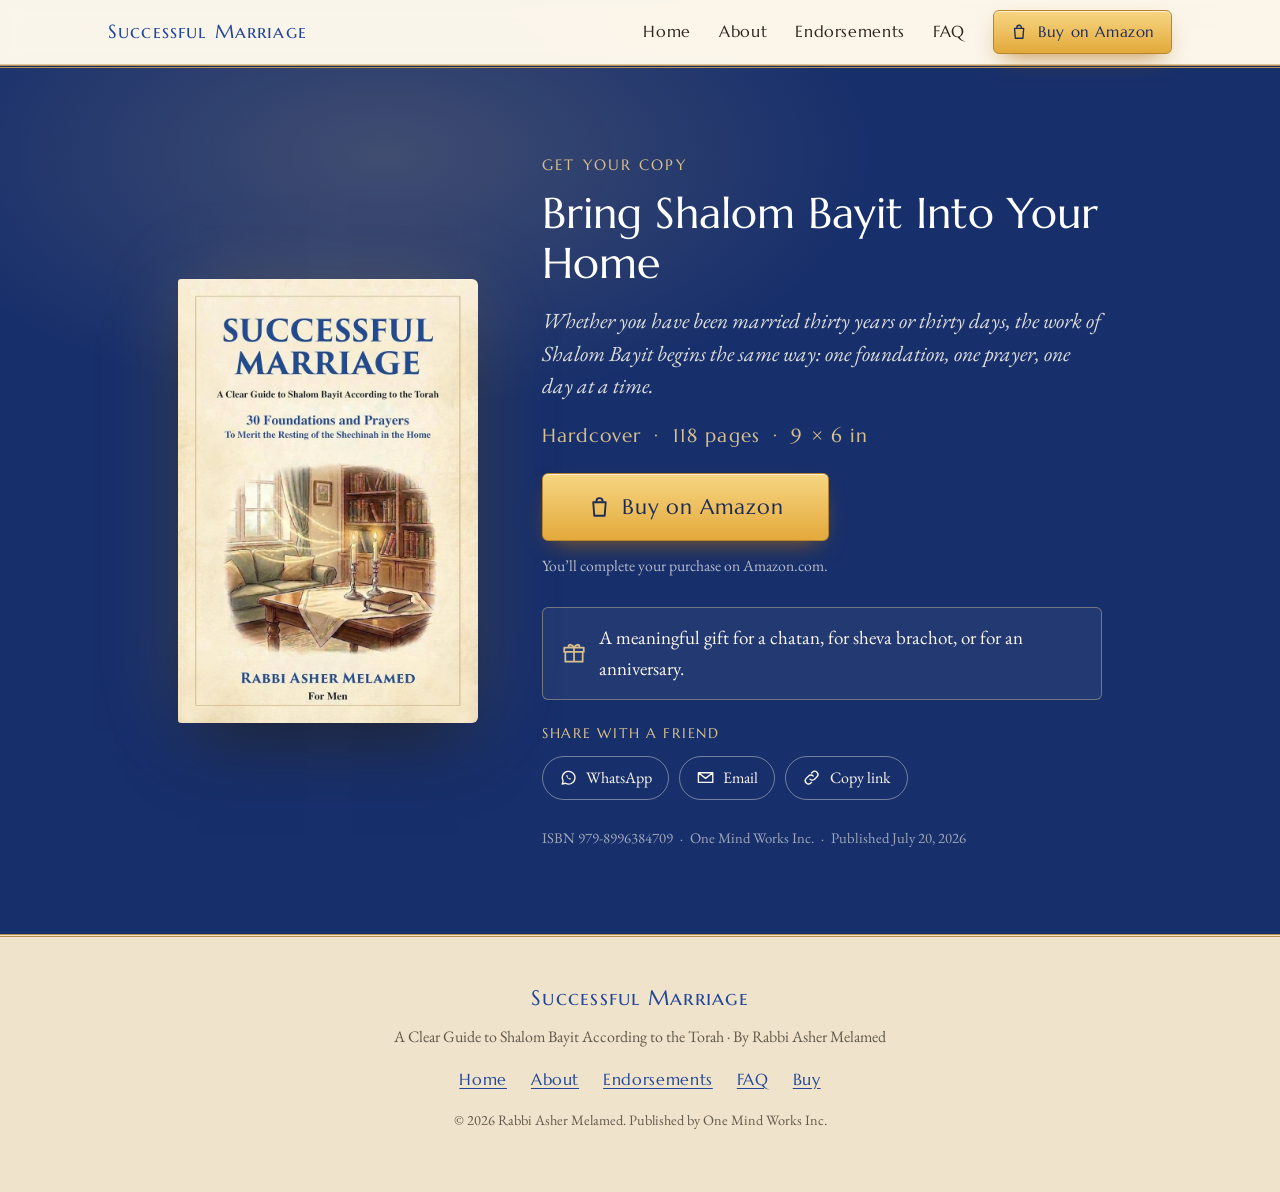
<file: buy/index.html>
<!doctype html>
<html lang="en">
<head>
  <meta charset="utf-8">
  <meta name="viewport" content="width=device-width, initial-scale=1, viewport-fit=cover">
  <title>Buy the Book | Successful Marriage by Rabbi Asher Melamed</title>
  <meta name="description" content="Get Successful Marriage by Rabbi Asher Melamed in hardcover on Amazon. A meaningful gift for a chatan, for sheva brachot, or for an anniversary.">
  <meta name="author" content="Rabbi Asher Melamed">
  <meta name="robots" content="index, follow, max-image-preview:large">
  <meta name="theme-color" content="#fbf7ee">
  <link rel="canonical" href="https://rabbiashermelamed.com/buy/">
  <link rel="icon" href="../images/favicon.svg" type="image/svg+xml">
  <link rel="apple-touch-icon" href="../images/apple-touch-icon.png">

  <meta property="og:type" content="website">
  <meta property="og:site_name" content="Successful Marriage by Rabbi Asher Melamed">
  <meta property="og:locale" content="en_US">
  <meta property="og:title" content="Get Your Copy of Successful Marriage by Rabbi Asher Melamed">
  <meta property="og:description" content="Hardcover, 118 pages, available on Amazon. A meaningful gift for a chatan.">
  <meta property="og:url" content="https://rabbiashermelamed.com/buy/">
  <meta property="og:image" content="https://rabbiashermelamed.com/images/og-image.jpg">
  <meta property="og:image:width" content="1200">
  <meta property="og:image:height" content="630">
  <meta property="og:image:alt" content="Successful Marriage book cover by Rabbi Asher Melamed">
  <meta name="twitter:card" content="summary_large_image">
  <meta name="twitter:title" content="Get Your Copy of Successful Marriage">
  <meta name="twitter:description" content="Hardcover, 118 pages, available on Amazon. A meaningful gift for a chatan.">
  <meta name="twitter:image" content="https://rabbiashermelamed.com/images/og-image.jpg">

  <link rel="preconnect" href="https://fonts.googleapis.com">
  <link rel="preconnect" href="https://fonts.gstatic.com" crossorigin>
  <link href="https://fonts.googleapis.com/css2?family=EB+Garamond:ital,wght@0,400;0,600;1,400&family=Frank+Ruhl+Libre:wght@500&family=Marcellus&family=Marcellus+SC&display=swap" rel="stylesheet">
  <link rel="stylesheet" href="../styles.css">
  <script src="../site.js" defer></script>
</head>
<body>
  <a class="skip-link" href="#main">Skip to content</a>

  <header class="site-header">
    <div class="wrap header-inner">
      <a class="brand" href="../">Successful Marriage</a>
      <nav class="nav" aria-label="Main">
        <a href="../">Home</a>
        <a href="../about/">About</a>
        <a href="../endorsements/">Endorsements</a>
        <a href="../faq/">FAQ</a>
        <a href="../buy/" class="nav-buy" aria-current="page">Buy</a>
      </nav>
      <a class="btn btn-buy btn-sm header-buy" href="https://www.amazon.com/dp/B0HHD1KSD7" target="_blank" rel="noopener">
        <svg class="icon" aria-hidden="true" viewBox="0 0 24 24"><path d="M6 7h12l-1 13H7L6 7zm3 0V6a3 3 0 0 1 6 0v1" fill="none" stroke="currentColor" stroke-width="1.8" stroke-linejoin="round"/></svg>
        Buy on Amazon
      </a>
    </div>
  </header>

  <main id="main">
    <section class="buy buy-page" id="buy" data-hide-buybar>
      <div class="wrap buy-grid">
        <div class="buy-cover">
          <img src="../images/successful-marriage-book-cover-760.jpg" width="760" height="1124" alt="Successful Marriage hardcover book by Rabbi Asher Melamed">
        </div>
        <div class="buy-copy">
          <p class="eyebrow">Get Your Copy</p>
          <h1 class="buy-title">Bring Shalom Bayit Into Your Home</h1>
          <p class="buy-quote">Whether you have been married thirty years or thirty days, the work of Shalom Bayit begins the same way: one foundation, one prayer, one day at a time.</p>
          <p class="buy-format">Hardcover <span aria-hidden="true">·</span> 118 pages <span aria-hidden="true">·</span> 9 × 6 in</p>
          <a class="btn btn-buy btn-xl" href="https://www.amazon.com/dp/B0HHD1KSD7" target="_blank" rel="noopener">
            <svg class="icon" aria-hidden="true" viewBox="0 0 24 24"><path d="M6 7h12l-1 13H7L6 7zm3 0V6a3 3 0 0 1 6 0v1" fill="none" stroke="currentColor" stroke-width="1.8" stroke-linejoin="round"/></svg>
            Buy on Amazon
          </a>
          <p class="buy-note">You’ll complete your purchase on Amazon.com.</p>

          <p class="gift">
            <svg class="icon" aria-hidden="true" viewBox="0 0 24 24"><path d="M4 11h16v9H4zM3 7h18v4H3zM12 7v13M12 7c-1.5-3-5-3.5-5-1.2C7 7 9 7 12 7zm0 0c1.5-3 5-3.5 5-1.2C17 7 15 7 12 7z" fill="none" stroke="currentColor" stroke-width="1.6" stroke-linejoin="round"/></svg>
            A meaningful gift for a chatan, for sheva brachot, or for an anniversary.
          </p>

          <div class="share">
            <span class="share-label">Share with a friend</span>
            <a class="share-btn" href="https://wa.me/?text=Successful%20Marriage%3A%20A%20Clear%20Guide%20to%20Shalom%20Bayit%20According%20to%20the%20Torah%2C%20by%20Rabbi%20Asher%20Melamed%20https%3A%2F%2Frabbiashermelamed.com%2F" target="_blank" rel="noopener">
              <svg class="icon" aria-hidden="true" viewBox="0 0 24 24"><path d="M4 20l1.2-3.6A8 8 0 1 1 8 19.1L4 20z" fill="none" stroke="currentColor" stroke-width="1.7" stroke-linejoin="round"/><path d="M9 9.2c.3 2.4 2.4 4.7 5 5.4l1-1.2-1.6-.9-.7.6c-.9-.4-1.8-1.3-2.2-2.2l.6-.7-.9-1.6-1.2.6z" fill="currentColor"/></svg>
              WhatsApp
            </a>
            <a class="share-btn" href="mailto:?subject=A%20book%20on%20Shalom%20Bayit%3A%20Successful%20Marriage&amp;body=I%20thought%20you%20might%20appreciate%20this%20book%3A%20Successful%20Marriage%3A%20A%20Clear%20Guide%20to%20Shalom%20Bayit%20According%20to%20the%20Torah%2C%20by%20Rabbi%20Asher%20Melamed.%0A%0Ahttps%3A%2F%2Frabbiashermelamed.com%2F">
              <svg class="icon" aria-hidden="true" viewBox="0 0 24 24"><path d="M3 6h18v12H3zM3 6l9 7 9-7" fill="none" stroke="currentColor" stroke-width="1.7" stroke-linejoin="round"/></svg>
              Email
            </a>
            <button class="share-btn" type="button" id="copy-link" data-url="https://rabbiashermelamed.com/">
              <svg class="icon" aria-hidden="true" viewBox="0 0 24 24"><path d="M10 14a4 4 0 0 0 5.7 0l3-3a4 4 0 0 0-5.7-5.7l-1 1M14 10a4 4 0 0 0-5.7 0l-3 3a4 4 0 0 0 5.7 5.7l1-1" fill="none" stroke="currentColor" stroke-width="1.7" stroke-linecap="round"/></svg>
              <span>Copy link</span>
            </button>
          </div>

          <p class="buy-details">ISBN 979-8996384709 <span aria-hidden="true">·</span> One Mind Works Inc. <span aria-hidden="true">·</span> Published July 20, 2026</p>
        </div>
      </div>
    </section>
  </main>

  <footer class="site-footer">
    <div class="wrap">
      <p class="brand">Successful Marriage</p>
      <p>A Clear Guide to Shalom Bayit According to the Torah <span aria-hidden="true">·</span> By Rabbi Asher Melamed</p>
      <nav class="footer-nav" aria-label="Footer">
        <a href="../">Home</a>
        <a href="../about/">About</a>
        <a href="../endorsements/">Endorsements</a>
        <a href="../faq/">FAQ</a>
        <a href="../buy/" aria-current="page">Buy</a>
      </nav>
      <p class="copyright">&copy; 2026 Rabbi Asher Melamed. Published by One Mind Works Inc.</p>
    </div>
  </footer>

  <!-- Mobile buy bar -->
  <div class="buybar" id="buybar">
    <img src="../images/successful-marriage-book-cover-760.jpg" width="760" height="1124" alt="">
    <div class="buybar-text">
      <strong>Successful Marriage</strong>
      <span>Hardcover</span>
    </div>
    <a class="btn btn-buy btn-sm" href="https://www.amazon.com/dp/B0HHD1KSD7" target="_blank" rel="noopener">Buy on Amazon</a>
  </div>
</body>
</html>
</file>
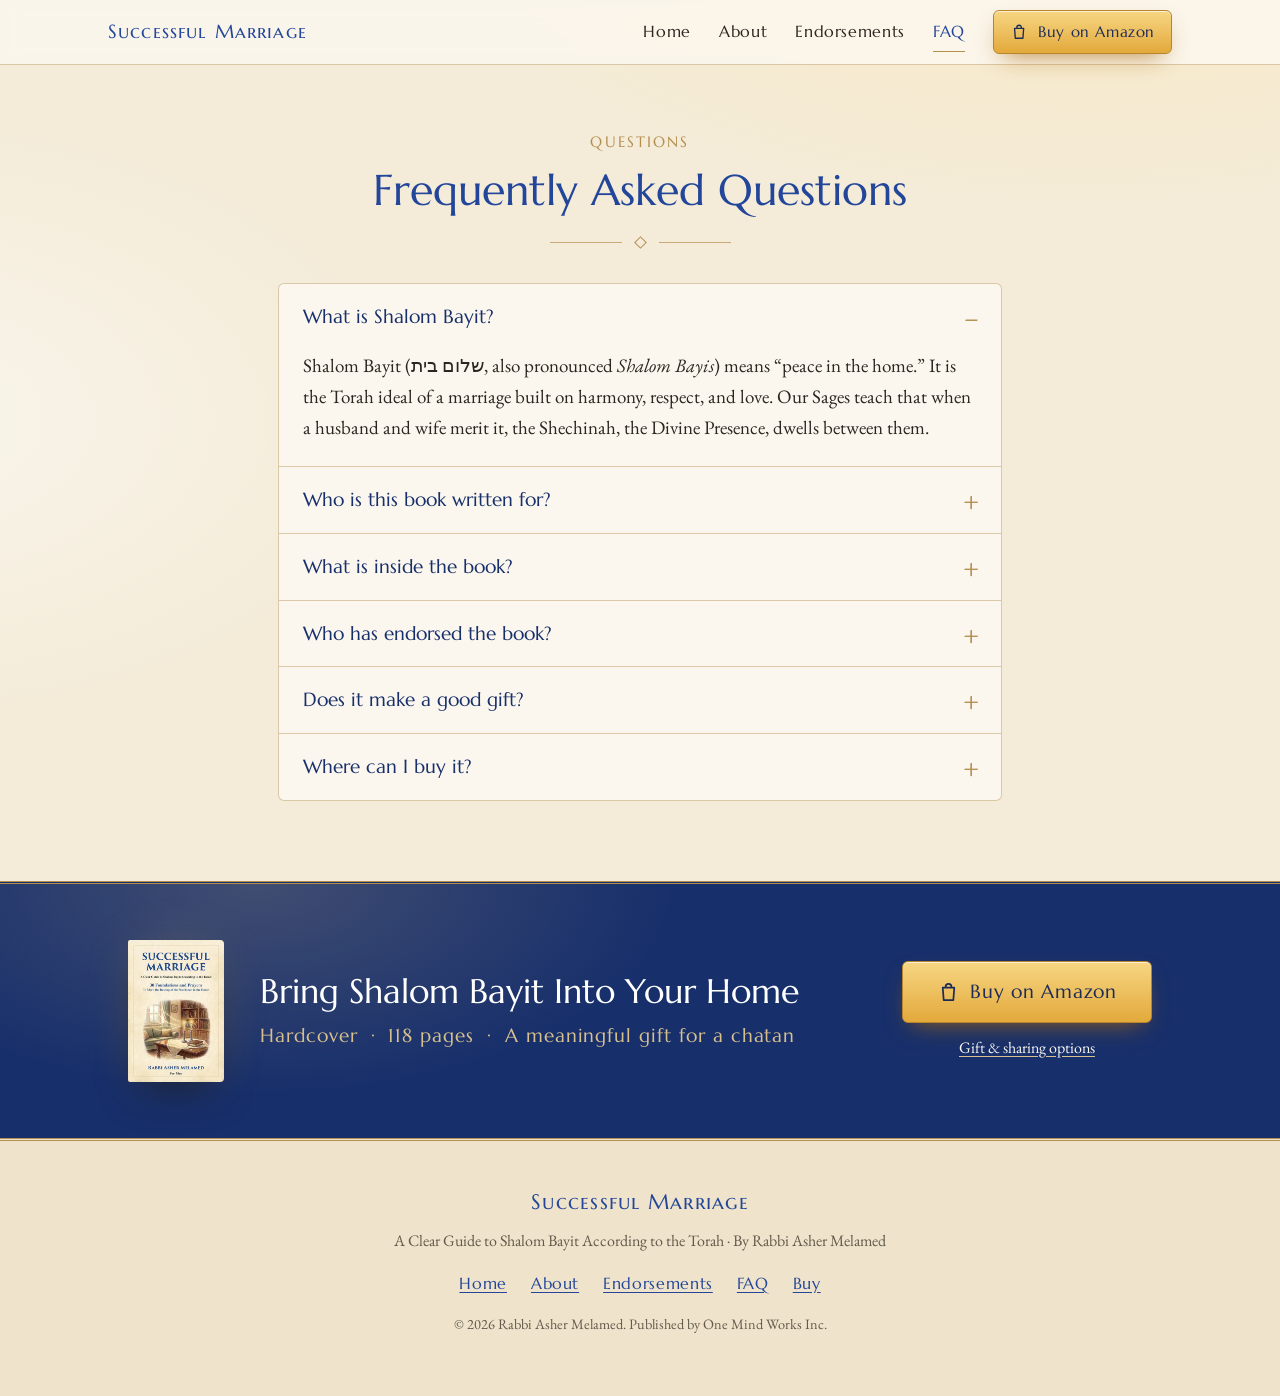
<file: faq/index.html>
<!doctype html>
<html lang="en">
<head>
  <meta charset="utf-8">
  <meta name="viewport" content="width=device-width, initial-scale=1, viewport-fit=cover">
  <title>Frequently Asked Questions | Successful Marriage by Rabbi Asher Melamed</title>
  <meta name="description" content="Answers about Successful Marriage: what Shalom Bayit means, who the book is for, what is inside, who endorsed it, and where to buy it.">
  <meta name="author" content="Rabbi Asher Melamed">
  <meta name="robots" content="index, follow, max-image-preview:large">
  <meta name="theme-color" content="#fbf7ee">
  <link rel="canonical" href="https://rabbiashermelamed.com/faq/">
  <link rel="icon" href="../images/favicon.svg" type="image/svg+xml">
  <link rel="apple-touch-icon" href="../images/apple-touch-icon.png">

  <meta property="og:type" content="website">
  <meta property="og:site_name" content="Successful Marriage by Rabbi Asher Melamed">
  <meta property="og:locale" content="en_US">
  <meta property="og:title" content="Questions About Successful Marriage by Rabbi Asher Melamed">
  <meta property="og:description" content="What Shalom Bayit means, who the book is for, what is inside, and where to buy it.">
  <meta property="og:url" content="https://rabbiashermelamed.com/faq/">
  <meta property="og:image" content="https://rabbiashermelamed.com/images/og-image.jpg">
  <meta property="og:image:width" content="1200">
  <meta property="og:image:height" content="630">
  <meta property="og:image:alt" content="Successful Marriage book cover by Rabbi Asher Melamed">
  <meta name="twitter:card" content="summary_large_image">
  <meta name="twitter:title" content="Questions About Successful Marriage">
  <meta name="twitter:description" content="What Shalom Bayit means, who the book is for, what is inside, and where to buy it.">
  <meta name="twitter:image" content="https://rabbiashermelamed.com/images/og-image.jpg">

  <link rel="preconnect" href="https://fonts.googleapis.com">
  <link rel="preconnect" href="https://fonts.gstatic.com" crossorigin>
  <link href="https://fonts.googleapis.com/css2?family=EB+Garamond:ital,wght@0,400;0,600;1,400&family=Frank+Ruhl+Libre:wght@500&family=Marcellus&family=Marcellus+SC&display=swap" rel="stylesheet">
  <link rel="stylesheet" href="../styles.css">
  <script src="../site.js" defer></script>

  <script type="application/ld+json">
  {
    "@context": "https://schema.org",
    "@type": "FAQPage",
    "url": "https://rabbiashermelamed.com/faq/",
    "mainEntity": [
      {
        "@type": "Question",
        "name": "What is Shalom Bayit?",
        "acceptedAnswer": { "@type": "Answer", "text": "Shalom Bayit (also pronounced Shalom Bayis) means \"peace in the home.\" It is the Torah ideal of a marriage built on harmony, respect, and love. Our Sages teach that when a husband and wife merit it, the Shechinah, the Divine Presence, dwells between them." }
      },
      {
        "@type": "Question",
        "name": "Who is Successful Marriage written for?",
        "acceptedAnswer": { "@type": "Answer", "text": "It is written specifically for men: husbands who want to build genuine peace in their marriage, whether they have been married thirty years or thirty days. It is also a fitting sefer for a chatan (chosson) preparing for his wedding." }
      },
      {
        "@type": "Question",
        "name": "What is inside the book?",
        "acceptedAnswer": { "@type": "Answer", "text": "Thirty concise chapters, each presenting one foundation of Shalom Bayit drawn from classic Torah sources and foundational texts, and each closing with a heartfelt prayer that reinforces the lesson. Every chapter is short enough to learn in a single sitting, and bonus material is included at the end of the book." }
      },
      {
        "@type": "Question",
        "name": "Who has endorsed the book?",
        "acceptedAnswer": { "@type": "Answer", "text": "The book is endorsed by Dayanim (rabbinical judges), Poskim (halachic authorities), and rabbanim who counsel couples in Shalom Bayit, including Rabbi Dr. Shmuel Katz, Rabbi Eliyahu Ben Chaim, Rabbi Igal Haimoff, Rabbi Aharon Chein, and Rabbi Refael Ribacoff." }
      },
      {
        "@type": "Question",
        "name": "Does Successful Marriage make a good gift?",
        "acceptedAnswer": { "@type": "Answer", "text": "Yes. It is a meaningful gift for a chatan, at a sheva brachot, for an anniversary, or for any husband who wants to bring more peace into his home." }
      },
      {
        "@type": "Question",
        "name": "Where can I buy Successful Marriage?",
        "acceptedAnswer": { "@type": "Answer", "text": "The hardcover edition is available on Amazon at https://www.amazon.com/dp/B0HHD1KSD7. ISBN: 979-8996384709." }
      }
    ]
  }
  </script>
</head>
<body>
  <a class="skip-link" href="#main">Skip to content</a>

  <header class="site-header">
    <div class="wrap header-inner">
      <a class="brand" href="../">Successful Marriage</a>
      <nav class="nav" aria-label="Main">
        <a href="../">Home</a>
        <a href="../about/">About</a>
        <a href="../endorsements/">Endorsements</a>
        <a href="../faq/" aria-current="page">FAQ</a>
        <a href="../buy/" class="nav-buy">Buy</a>
      </nav>
      <a class="btn btn-buy btn-sm header-buy" href="https://www.amazon.com/dp/B0HHD1KSD7" target="_blank" rel="noopener">
        <svg class="icon" aria-hidden="true" viewBox="0 0 24 24"><path d="M6 7h12l-1 13H7L6 7zm3 0V6a3 3 0 0 1 6 0v1" fill="none" stroke="currentColor" stroke-width="1.8" stroke-linejoin="round"/></svg>
        Buy on Amazon
      </a>
    </div>
  </header>

  <main id="main">
    <section class="section page-top" id="faq">
      <div class="wrap narrow">
        <p class="eyebrow center">Questions</p>
        <h1 class="section-title page-title center">Frequently Asked Questions</h1>
        <div class="ornament" aria-hidden="true"><span></span><i></i><span></span></div>

        <div class="faq">
          <details open>
            <summary>What is Shalom Bayit?</summary>
            <p>Shalom Bayit (<span lang="he">שלום בית</span>, also pronounced <em>Shalom Bayis</em>) means “peace in the home.” It is the Torah ideal of a marriage built on harmony, respect, and love. Our Sages teach that when a husband and wife merit it, the Shechinah, the Divine Presence, dwells between them.</p>
          </details>
          <details>
            <summary>Who is this book written for?</summary>
            <p>It is written specifically for men: husbands who want to build genuine peace in their marriage, whether they have been married thirty years or thirty days. It is also a fitting sefer for a chatan (chosson) preparing for his wedding.</p>
          </details>
          <details>
            <summary>What is inside the book?</summary>
            <p>Thirty concise chapters, each presenting one foundation of Shalom Bayit drawn from classic Torah sources and foundational texts, and each closing with a heartfelt prayer that reinforces the lesson. Every chapter is short enough to learn in a single sitting, and bonus material is included at the end of the book. <a href="../about/">More about the book</a>.</p>
          </details>
          <details>
            <summary>Who has endorsed the book?</summary>
            <p>The book is endorsed by Dayanim (rabbinical judges), Poskim (halachic authorities), and rabbanim who counsel couples in Shalom Bayit, including Rabbi Dr. Shmuel Katz, Rabbi Eliyahu Ben Chaim, Rabbi Igal Haimoff, Rabbi Aharon Chein, and Rabbi Refael Ribacoff. <a href="../endorsements/">Read the endorsements and original letters</a>.</p>
          </details>
          <details>
            <summary>Does it make a good gift?</summary>
            <p>Yes. <em>Successful Marriage</em> is a meaningful gift for a chatan, at a sheva brachot, for an anniversary, or for any husband who wants to bring more peace into his home.</p>
          </details>
          <details>
            <summary>Where can I buy it?</summary>
            <p>The hardcover edition is available on <a href="https://www.amazon.com/dp/B0HHD1KSD7" target="_blank" rel="noopener">Amazon</a>. ISBN: 979-8996384709.</p>
          </details>
        </div>
      </div>
    </section>

    <!-- Closing call to action -->
    <section class="cta-band" data-hide-buybar>
      <div class="wrap cta-inner">
        <img class="cta-cover" src="../images/successful-marriage-book-cover-760.jpg" width="760" height="1124" loading="lazy" alt="">
        <div class="cta-copy">
          <h2 class="cta-title">Bring Shalom Bayit Into Your Home</h2>
          <p class="cta-format">Hardcover <span aria-hidden="true">·</span> 118 pages <span aria-hidden="true">·</span> A meaningful gift for a chatan</p>
        </div>
        <div class="cta-actions">
          <a class="btn btn-buy btn-lg" href="https://www.amazon.com/dp/B0HHD1KSD7" target="_blank" rel="noopener">
            <svg class="icon" aria-hidden="true" viewBox="0 0 24 24"><path d="M6 7h12l-1 13H7L6 7zm3 0V6a3 3 0 0 1 6 0v1" fill="none" stroke="currentColor" stroke-width="1.8" stroke-linejoin="round"/></svg>
            Buy on Amazon
          </a>
          <a class="cta-more" href="../buy/">Gift &amp; sharing options</a>
        </div>
      </div>
    </section>
  </main>

  <footer class="site-footer">
    <div class="wrap">
      <p class="brand">Successful Marriage</p>
      <p>A Clear Guide to Shalom Bayit According to the Torah <span aria-hidden="true">·</span> By Rabbi Asher Melamed</p>
      <nav class="footer-nav" aria-label="Footer">
        <a href="../">Home</a>
        <a href="../about/">About</a>
        <a href="../endorsements/">Endorsements</a>
        <a href="../faq/" aria-current="page">FAQ</a>
        <a href="../buy/">Buy</a>
      </nav>
      <p class="copyright">&copy; 2026 Rabbi Asher Melamed. Published by One Mind Works Inc.</p>
    </div>
  </footer>

  <!-- Mobile buy bar -->
  <div class="buybar" id="buybar">
    <img src="../images/successful-marriage-book-cover-760.jpg" width="760" height="1124" alt="">
    <div class="buybar-text">
      <strong>Successful Marriage</strong>
      <span>Hardcover</span>
    </div>
    <a class="btn btn-buy btn-sm" href="https://www.amazon.com/dp/B0HHD1KSD7" target="_blank" rel="noopener">Buy on Amazon</a>
  </div>
</body>
</html>
</file>
<file: styles.css>
/* Palette drawn from the book cover: parchment, royal blue titles, thin gold frame.
   Gold is reserved for buy buttons so they are easy to spot everywhere on the page. */
:root {
  --parchment: #f4ecd9;
  --paper: #fbf7ee;
  --paper-deep: #efe4cb;
  --ink: #2b2620;
  --muted: #625a4c;
  --blue: #23469a;
  --blue-deep: #172f6b;
  --gold: #b48f4f;
  --gold-soft: #d8c08e;
  --gold-ink: #85642c; /* gold dark enough for small text on paper */
  --line: rgba(180, 143, 79, 0.45);
  --buy-top: #f7d683;
  --buy-bottom: #e3a93b;
  --buy-edge: #b8842c;
  --buy-ink: #1d2c57;

  --display: "Marcellus", "Optima", "Candara", serif;
  --display-sc: "Marcellus SC", "Marcellus", "Optima", serif;
  --body: "EB Garamond", "Garamond", "Georgia", serif;
  --hebrew: "Frank Ruhl Libre", "David", serif;

  --radius: 6px;
  --header-h: 64px;
}

*,
*::before,
*::after { box-sizing: border-box; }

html {
  scroll-behavior: smooth;
  scroll-padding-top: calc(var(--header-h) + 12px);
  -webkit-text-size-adjust: 100%;
}

body {
  margin: 0;
  font-family: var(--body);
  font-size: 1.1875rem;
  line-height: 1.65;
  color: var(--ink);
  background-color: var(--parchment);
  background-image:
    radial-gradient(1200px 600px at 85% -10%, rgba(255, 226, 160, 0.45), transparent 60%),
    radial-gradient(900px 500px at -10% 30%, rgba(255, 255, 255, 0.5), transparent 60%);
  background-repeat: no-repeat;
  -webkit-font-smoothing: antialiased;
}

img { max-width: 100%; height: auto; display: block; }

a { color: var(--blue); text-underline-offset: 3px; }
a:hover { color: var(--blue-deep); }

:focus-visible {
  outline: 2px solid var(--gold);
  outline-offset: 3px;
  border-radius: 2px;
}

.skip-link {
  position: absolute;
  left: 16px;
  top: -60px;
  z-index: 100;
  padding: 8px 14px;
  background: var(--blue);
  color: #fff;
  border-radius: var(--radius);
}
.skip-link:focus { top: 12px; }

.wrap {
  width: 100%;
  max-width: 1120px;
  margin: 0 auto;
  padding: 0 16px;
}
@media (min-width: 640px) { .wrap { padding: 0 28px; } }
.narrow { max-width: 780px; }
.center { text-align: center; }

.icon { width: 1.2em; height: 1.2em; flex: none; }

/* ---------- Header ---------- */
.site-header {
  position: sticky;
  top: 0;
  z-index: 50;
  background: rgba(251, 247, 238, 0.9);
  -webkit-backdrop-filter: saturate(1.2) blur(10px);
  backdrop-filter: saturate(1.2) blur(10px);
  border-bottom: 1px solid var(--line);
}
.header-inner {
  min-height: var(--header-h);
  display: flex;
  align-items: center;
  gap: 28px;
}
.brand {
  font-family: var(--display-sc);
  font-size: 1.2rem;
  letter-spacing: 0.06em;
  color: var(--blue);
  text-decoration: none;
  margin: 0;
  white-space: nowrap;
}
.nav {
  display: flex;
  gap: 28px;
  margin-left: auto;
}
.nav a {
  font-family: var(--display);
  font-size: 1rem;
  letter-spacing: 0.04em;
  color: var(--ink);
  text-decoration: none;
  padding: 6px 0;
  border-bottom: 1px solid transparent;
  transition: border-color 0.2s, color 0.2s;
}
.nav a:hover { color: var(--blue); border-bottom-color: var(--gold); }
.nav a[aria-current="page"] { color: var(--blue); border-bottom-color: var(--gold); }
.nav .nav-buy { display: none; }

/* Phones: a simple two-line header that scrolls away; the buy bar takes over at the bottom */
@media (max-width: 760px) {
  html { scroll-padding-top: 12px; }
  .site-header { position: static; }
  .header-inner {
    flex-direction: column;
    gap: 4px;
    padding-top: 12px;
    padding-bottom: 8px;
    min-height: 0;
  }
  .nav { margin: 0; gap: 2px 16px; flex-wrap: wrap; justify-content: center; }
  .nav a { font-size: 0.98rem; padding: 6px 0; }
  .nav .nav-buy { display: inline; color: var(--blue); border-bottom-color: var(--buy-bottom); }
  .site-header .header-buy { display: none; }
}
@media (max-width: 380px) {
  .nav { gap: 2px 12px; }
  .nav a { font-size: 0.94rem; }
}

/* ---------- Buttons ---------- */
.btn {
  display: inline-flex;
  align-items: center;
  justify-content: center;
  gap: 10px;
  min-height: 48px;
  padding: 12px 24px;
  font-family: var(--display);
  font-size: 1.02rem;
  letter-spacing: 0.04em;
  text-align: center;
  text-decoration: none;
  border-radius: var(--radius);
  border: 1px solid transparent;
  cursor: pointer;
  transition: background 0.2s, color 0.2s, border-color 0.2s, transform 0.2s, box-shadow 0.2s;
}
.btn-sm { min-height: 40px; padding: 8px 16px; font-size: 0.95rem; white-space: nowrap; }
.btn-lg { min-height: 58px; padding: 14px 34px; font-size: 1.2rem; }
.btn-xl { min-height: 64px; padding: 16px 44px; font-size: 1.3rem; }

.btn-buy {
  background: linear-gradient(180deg, var(--buy-top) 0%, var(--buy-bottom) 100%);
  color: var(--buy-ink);
  border-color: var(--buy-edge);
  box-shadow:
    0 1px 0 rgba(255, 255, 255, 0.65) inset,
    0 10px 24px -10px rgba(170, 105, 15, 0.85);
}
.btn-buy:hover {
  color: var(--buy-ink);
  background: linear-gradient(180deg, #fadf98 0%, #e9b24a 100%);
  transform: translateY(-2px);
  box-shadow:
    0 1px 0 rgba(255, 255, 255, 0.65) inset,
    0 14px 30px -10px rgba(170, 105, 15, 0.9);
}
.btn-buy:active { transform: translateY(0); }

.text-link {
  font-family: var(--display);
  font-size: 1.02rem;
  letter-spacing: 0.04em;
  color: var(--blue);
  text-decoration: underline;
  text-decoration-color: var(--gold);
  text-underline-offset: 5px;
}

.link-btn {
  padding: 6px 4px;
  border: 0;
  background: none;
  font-family: var(--display);
  font-size: 0.98rem;
  letter-spacing: 0.04em;
  color: var(--blue);
  text-decoration: underline;
  text-decoration-color: var(--gold);
  text-underline-offset: 5px;
  cursor: zoom-in;
}

/* ---------- Hero ---------- */
.hero { padding: 56px 0 72px; }
.hero-grid {
  display: grid;
  grid-template-columns: 1.15fr 0.85fr;
  align-items: center;
  gap: 56px;
}
.hero-grid > * { min-width: 0; }

.title { margin: 0 0 20px; font-weight: 400; }
.title-main {
  display: block;
  font-family: var(--display);
  font-size: clamp(2.6rem, 7vw, 4.75rem);
  line-height: 1.02;
  letter-spacing: 0.02em;
  text-transform: uppercase;
  color: var(--blue);
  margin-bottom: 16px;
}
.title-sub {
  display: block;
  font-family: var(--body);
  font-weight: 600;
  font-size: clamp(1.2rem, 2.3vw, 1.5rem);
  line-height: 1.3;
  color: var(--ink);
}
.lede {
  font-size: clamp(1.15rem, 2.1vw, 1.35rem);
  line-height: 1.4;
  color: var(--blue);
  margin: 0 0 18px;
  max-width: 32em;
}
.byline { font-size: 1.15rem; color: var(--muted); margin: 0 0 28px; }
.byline strong { font-family: var(--display-sc); font-weight: 400; color: var(--ink); letter-spacing: 0.04em; }
.dot { margin: 0 6px; color: var(--gold); }

.actions {
  display: flex;
  flex-wrap: wrap;
  align-items: center;
  gap: 14px 26px;
  margin-bottom: 22px;
}

.trust {
  list-style: none;
  padding: 0;
  margin: 0;
  display: flex;
  flex-wrap: wrap;
  gap: 6px 22px;
  font-size: 1rem;
  color: var(--muted);
}
.trust li { display: flex; align-items: center; gap: 8px; }
.trust li::before {
  content: "";
  width: 7px;
  height: 7px;
  border: 1px solid var(--gold);
  transform: rotate(45deg);
}

.hero-cover {
  display: flex;
  flex-direction: column;
  align-items: center;
  gap: 18px;
}

/* The book: framed cover with a soft spine shadow and warm candlelight glow */
.book {
  position: relative;
  display: block;
  width: 100%;
  max-width: 360px;
  padding: 0;
  border: 0;
  background: none;
  cursor: zoom-in;
  border-radius: 3px 6px 6px 3px;
  box-shadow:
    0 2px 4px rgba(43, 38, 32, 0.12),
    0 18px 40px -12px rgba(43, 38, 32, 0.45),
    0 40px 90px -30px rgba(180, 120, 40, 0.45);
  transform: perspective(1400px) rotateY(-8deg);
  transition: transform 0.5s cubic-bezier(.2, .7, .2, 1);
}
.book img { border-radius: 3px 6px 6px 3px; }
.book::before {
  content: "";
  position: absolute;
  inset: 0 auto 0 0;
  width: 14px;
  border-radius: 3px 0 0 3px;
  background: linear-gradient(90deg, rgba(0,0,0,0.22), rgba(0,0,0,0.04) 60%, rgba(255,255,255,0.2));
  pointer-events: none;
}
.book:hover { transform: perspective(1400px) rotateY(-2deg) translateY(-4px); }

@media (max-width: 860px) {
  .hero { padding: 28px 0 56px; }
  .hero-grid { grid-template-columns: 1fr; gap: 28px; text-align: center; }
  .hero-cover { order: -1; gap: 10px; }
  .book { max-width: 220px; transform: none; }
  .book:hover { transform: translateY(-3px); }
  .lede { margin-left: auto; margin-right: auto; }
  .actions, .trust { justify-content: center; }
  .actions { flex-direction: column; }
}
@media (max-width: 480px) {
  .hero .btn-buy, .cta-band .btn-buy, .buy .btn-buy { width: 100%; }
}

/* ---------- Sections ---------- */
.section { padding: 80px 0; }
.section-alt {
  background: rgba(251, 247, 238, 0.7);
  border-top: 1px solid var(--line);
  border-bottom: 1px solid var(--line);
}
@media (max-width: 640px) { .section { padding: 56px 0; } }

/* Inner pages: the first section holds the page's h1 */
.page-top { padding-top: 64px; }
@media (max-width: 640px) { .page-top { padding-top: 40px; } }
.page-title { font-size: clamp(2.1rem, 5vw, 3.1rem); }
.page-next { margin: 44px 0 0; }
.eyebrow-sep { margin: 0 10px; }
.eyebrow-sep + .hebrew { font-size: 1.3rem; }

.eyebrow {
  font-family: var(--display);
  font-size: 0.95rem;
  letter-spacing: 0.14em;
  text-transform: uppercase;
  color: var(--gold);
  margin: 0 0 12px;
}
.section-title {
  font-family: var(--display);
  font-weight: 400;
  font-size: clamp(1.9rem, 4.2vw, 2.7rem);
  line-height: 1.15;
  color: var(--blue);
  margin: 0;
}
.section-intro { max-width: 640px; margin: 16px auto 0; color: var(--muted); }

.ornament {
  display: flex;
  align-items: center;
  justify-content: center;
  gap: 14px;
  margin: 22px auto 36px;
}
.ornament span { width: 72px; height: 1px; background: var(--gold); opacity: 0.7; }
.ornament i { width: 9px; height: 9px; border: 1px solid var(--gold); transform: rotate(45deg); }

.hebrew {
  font-family: var(--hebrew);
  font-size: 1.6rem;
  letter-spacing: 0;
  text-transform: none;
  color: var(--gold);
}

/* ---------- About ---------- */
.pull {
  margin: 0 0 32px;
  padding: 28px 32px;
  font-size: clamp(1.3rem, 2.6vw, 1.6rem);
  line-height: 1.45;
  font-style: italic;
  text-align: center;
  color: var(--blue-deep);
  background: var(--paper);
  border: 1px solid var(--line);
  box-shadow: 0 0 0 6px var(--paper), 0 0 0 7px var(--line);
  border-radius: 2px;
}
@media (max-width: 640px) { .pull { padding: 22px 18px; } }
.prose p { margin: 0 0 1.1em; }

.sub-title {
  font-family: var(--display);
  font-weight: 400;
  font-size: 1.6rem;
  color: var(--blue);
  text-align: center;
  margin: 44px 0 22px;
}

.checklist {
  list-style: none;
  padding: 0;
  margin: 0;
  display: grid;
  grid-template-columns: repeat(2, 1fr);
  gap: 14px 32px;
}
@media (max-width: 640px) { .checklist { grid-template-columns: 1fr; } }
.checklist li {
  position: relative;
  padding-left: 36px;
  line-height: 1.5;
}
.checklist li::before {
  content: "";
  position: absolute;
  left: 0;
  top: 2px;
  width: 24px;
  height: 24px;
  border-radius: 50%;
  background: var(--blue) url("data:image/svg+xml,%3Csvg xmlns='http://www.w3.org/2000/svg' viewBox='0 0 24 24'%3E%3Cpath d='M7 12.5l3.2 3.2L17 9' fill='none' stroke='%23f7d683' stroke-width='2.2' stroke-linecap='round' stroke-linejoin='round'/%3E%3C/svg%3E") center / 100% no-repeat;
}
.checklist strong { font-weight: 600; color: var(--blue-deep); }

/* Book details (About page): zoomable covers beside a spec list */
.details {
  display: grid;
  grid-template-columns: auto 1fr;
  align-items: center;
  gap: 36px;
}
.details-covers { display: flex; gap: 16px; }
.details-cover {
  display: flex;
  flex-direction: column;
  align-items: center;
  gap: 8px;
  padding: 0;
  border: 0;
  background: none;
  font: inherit;
  font-size: 0.92rem;
  color: var(--muted);
  cursor: zoom-in;
}
.details-cover img {
  width: 130px;
  border-radius: 2px 4px 4px 2px;
  box-shadow: 0 2px 4px rgba(43, 38, 32, 0.12), 0 14px 30px -12px rgba(43, 38, 32, 0.45);
  transition: transform 0.25s;
}
.details-cover:hover img { transform: translateY(-3px); }
.details-cover:hover span { color: var(--blue); }
.spec {
  margin: 0;
  background: var(--paper);
  border: 1px solid var(--line);
  border-radius: var(--radius);
}
.spec div { display: flex; justify-content: space-between; gap: 16px; padding: 10px 18px; }
.spec div + div { border-top: 1px solid var(--line); }
.spec dt { font-family: var(--display); letter-spacing: 0.04em; color: var(--muted); }
.spec dd { margin: 0; text-align: right; }
@media (max-width: 640px) {
  .details { grid-template-columns: 1fr; justify-items: center; gap: 26px; }
  .details-cover img { width: 120px; }
  .spec { width: 100%; }
}

/* ---------- Endorsements ---------- */
.quotes {
  display: grid;
  grid-template-columns: repeat(2, 1fr);
  gap: 22px;
}
@media (max-width: 760px) { .quotes { grid-template-columns: 1fr; } }
.quote {
  margin: 0;
  padding: 28px 28px 24px;
  background: var(--paper);
  border: 1px solid var(--line);
  border-radius: var(--radius);
  display: flex;
  flex-direction: column;
}
.quote blockquote { margin: 0 0 18px; flex: 1; }
.quote blockquote p { margin: 0; font-size: 1.12rem; line-height: 1.6; }
.quote blockquote p::before { content: "\201C"; }
.quote blockquote p::after { content: "\201D"; }
.quote figcaption {
  display: flex;
  flex-direction: column;
  gap: 2px;
  padding-top: 14px;
  border-top: 1px solid var(--line);
}
.quote cite {
  font-family: var(--display-sc);
  font-style: normal;
  font-size: 1.05rem;
  letter-spacing: 0.03em;
  color: var(--blue);
}
.quote figcaption span { font-style: italic; color: var(--muted); font-size: 1rem; }

.quote-feature {
  grid-column: 1 / -1;
  text-align: center;
  padding: 38px 32px 32px;
  box-shadow: 0 0 0 6px var(--paper), 0 0 0 7px var(--line);
  margin: 7px 7px 14px;
}
.quote-feature blockquote p {
  font-size: clamp(1.35rem, 3vw, 1.8rem);
  line-height: 1.4;
  font-style: italic;
  color: var(--blue-deep);
  max-width: 760px;
  margin: 0 auto;
}
.quote-feature figcaption { align-items: center; border-top: 0; padding-top: 0; }
@media (max-width: 640px) {
  .quote { padding: 22px 20px 20px; }
  .quote-feature { padding: 28px 20px 24px; }
}
/* Home page: featured quote plus a fanned stack of the original letters */
.home-quote { max-width: 880px; margin: 7px auto 0; }
.letter-fan {
  display: flex;
  flex-direction: column;
  align-items: center;
  gap: 22px;
  width: fit-content;
  max-width: 100%;
  margin: 52px auto 0;
  text-decoration: none;
}
.fan { display: flex; justify-content: center; padding: 12px 24px; }
.fan img {
  width: 116px;
  aspect-ratio: 4 / 5;
  object-fit: cover;
  object-position: top;
  margin: 0 -16px;
  background: #fff;
  border-radius: 2px;
  box-shadow: 0 0 0 1px rgba(43, 38, 32, 0.08), 0 10px 22px -10px rgba(43, 38, 32, 0.5);
  transition: transform 0.4s cubic-bezier(.2, .7, .2, 1);
}
.fan img:nth-child(1) { transform: rotate(-9deg) translateY(14px); }
.fan img:nth-child(2) { transform: rotate(-4.5deg) translateY(4px); }
.fan img:nth-child(4) { transform: rotate(4.5deg) translateY(4px); }
.fan img:nth-child(5) { transform: rotate(9deg) translateY(14px); }
.letter-fan:hover .fan img:nth-child(1) { transform: rotate(-11deg) translate(-22px, 12px); }
.letter-fan:hover .fan img:nth-child(2) { transform: rotate(-5.5deg) translate(-11px, 0); }
.letter-fan:hover .fan img:nth-child(3) { transform: translateY(-6px); }
.letter-fan:hover .fan img:nth-child(4) { transform: rotate(5.5deg) translate(11px, 0); }
.letter-fan:hover .fan img:nth-child(5) { transform: rotate(11deg) translate(22px, 12px); }
.fan-label {
  font-family: var(--display);
  font-size: 1.05rem;
  letter-spacing: 0.04em;
  text-align: center;
  color: var(--blue);
  text-decoration: underline;
  text-decoration-color: var(--gold);
  text-underline-offset: 5px;
}
.letter-fan:hover .fan-label { color: var(--blue-deep); }
@media (max-width: 560px) {
  .fan { padding: 10px 16px; }
  .fan img { width: 78px; margin: 0 -11px; }
}

.quote-letter {
  align-self: flex-start;
  margin-top: 8px;
  padding: 4px 0;
  font-size: 0.92rem;
}

/* Original haskama letters: paper previews that open in the lightbox */
.letters { margin-top: 64px; text-align: center; }
.letters .sub-title { margin: 0 0 8px; }
.letters-intro { max-width: 560px; margin: 0 auto 30px; color: var(--muted); }

.letter-grid {
  list-style: none;
  margin: 0;
  padding: 0;
  display: flex;
  flex-wrap: wrap;
  justify-content: center;
  gap: 22px 20px;
  text-align: left;
}
.letter-grid li { display: flex; flex: 0 1 calc((100% - 80px) / 5); min-width: 0; }
@media (max-width: 960px) { .letter-grid li { flex-basis: calc((100% - 40px) / 3); } }
@media (max-width: 560px) {
  .letter-grid { gap: 16px 14px; }
  .letter-grid li { flex-basis: calc((100% - 14px) / 2); }
}

.letter {
  display: flex;
  flex-direction: column;
  width: 100%;
  padding: 12px 12px 16px;
  font: inherit;
  color: inherit;
  text-align: left;
  background: var(--paper);
  border: 1px solid var(--line);
  border-radius: var(--radius);
  cursor: zoom-in;
  transition: transform 0.25s, box-shadow 0.25s, border-color 0.25s;
}
.letter:hover {
  transform: translateY(-3px);
  border-color: var(--gold);
  box-shadow: 0 16px 30px -18px rgba(43, 38, 32, 0.5);
}
.letter-paper {
  position: relative;
  display: block;
  aspect-ratio: 4 / 5;
  overflow: hidden;
  background: #fff;
  border-radius: 2px;
  box-shadow: 0 0 0 1px rgba(43, 38, 32, 0.08), 0 2px 6px -2px rgba(43, 38, 32, 0.25);
}
.letter-paper img { width: 100%; height: 100%; object-fit: cover; object-position: top; }
/* Fade the bottom edge so the preview reads as "there's more" */
.letter-paper::after {
  content: "";
  position: absolute;
  left: 0;
  right: 0;
  bottom: 0;
  height: 24%;
  background: linear-gradient(rgba(255, 255, 255, 0), #fff 85%);
}
.letter-zoom {
  position: absolute;
  right: 8px;
  bottom: 8px;
  z-index: 1;
  display: grid;
  place-items: center;
  width: 34px;
  height: 34px;
  border-radius: 50%;
  background: var(--blue);
  color: #fff;
  box-shadow: 0 4px 10px -2px rgba(23, 47, 107, 0.5);
  transition: transform 0.25s, background 0.25s;
}
.letter-zoom .icon { width: 18px; height: 18px; }
.letter:hover .letter-zoom { transform: scale(1.1); background: var(--blue-deep); }

.letter-meta { flex: 1; display: flex; flex-direction: column; gap: 2px; padding-top: 12px; }
.letter-name {
  font-family: var(--display-sc);
  font-size: 1rem;
  line-height: 1.25;
  letter-spacing: 0.02em;
  color: var(--blue);
}
.letter-role { font-size: 0.95rem; line-height: 1.3; font-style: italic; color: var(--muted); }
.letter-tag {
  margin-top: auto;
  padding-top: 8px;
  font-family: var(--display);
  font-size: 0.74rem;
  letter-spacing: 0.12em;
  text-transform: uppercase;
  color: var(--gold-ink);
}
@media (max-width: 560px) {
  .letter { padding: 10px 10px 14px; }
  .letter-zoom { width: 30px; height: 30px; right: 6px; bottom: 6px; }
}

/* ---------- FAQ ---------- */
.faq {
  background: var(--paper);
  border: 1px solid var(--line);
  border-radius: var(--radius);
}
.faq details + details { border-top: 1px solid var(--line); }
.faq summary {
  position: relative;
  list-style: none;
  cursor: pointer;
  padding: 20px 56px 20px 24px;
  font-family: var(--display);
  font-size: 1.2rem;
  line-height: 1.35;
  color: var(--blue-deep);
}
.faq summary::-webkit-details-marker { display: none; }
.faq summary::after {
  content: "+";
  position: absolute;
  right: 22px;
  top: 50%;
  transform: translateY(-50%);
  font-family: var(--body);
  font-size: 1.7rem;
  line-height: 1;
  color: var(--gold);
}
.faq details[open] summary::after { content: "\2013"; }
.faq summary:hover { color: var(--blue); }
.faq details p { margin: 0; padding: 0 24px 22px; color: var(--ink); }
@media (max-width: 640px) {
  .faq summary { padding: 18px 48px 18px 18px; font-size: 1.1rem; }
  .faq summary::after { right: 16px; }
  .faq details p { padding: 0 18px 20px; }
}

/* ---------- Buy ---------- */
.buy {
  padding: 84px 0;
  background:
    radial-gradient(700px 360px at 30% 10%, rgba(255, 214, 140, 0.18), transparent 70%),
    var(--blue-deep);
  color: var(--paper);
  border-top: 3px double var(--gold);
}
.buy-grid {
  display: grid;
  grid-template-columns: 300px 1fr;
  gap: 64px;
  align-items: center;
  max-width: 980px;
}
.buy-grid > * { min-width: 0; }
.buy-cover img {
  border-radius: 3px 6px 6px 3px;
  box-shadow: 0 30px 70px -20px rgba(0, 0, 0, 0.6), 0 0 80px -10px rgba(255, 210, 120, 0.25);
}
.buy .eyebrow { color: var(--gold-soft); }
.buy-title {
  font-family: var(--display);
  font-weight: 400;
  font-size: clamp(1.9rem, 4.2vw, 2.7rem);
  line-height: 1.15;
  color: #fff;
  margin: 0 0 16px;
}
.buy-quote {
  font-size: clamp(1.15rem, 2.2vw, 1.35rem);
  line-height: 1.5;
  font-style: italic;
  color: rgba(251, 247, 238, 0.88);
  margin: 0 0 18px;
}
.buy-format {
  font-family: var(--display);
  letter-spacing: 0.06em;
  color: var(--gold-soft);
  margin: 0 0 22px;
}
.buy-format span { margin: 0 6px; }
.buy-note { font-size: 0.98rem; color: rgba(251, 247, 238, 0.7); margin: 12px 0 0; }

.gift {
  display: flex;
  align-items: center;
  gap: 12px;
  margin: 28px 0 0;
  padding: 14px 18px;
  border: 1px solid rgba(216, 192, 142, 0.45);
  border-radius: var(--radius);
  background: rgba(255, 255, 255, 0.05);
  color: var(--paper);
}
.gift .icon { width: 26px; height: 26px; color: var(--gold-soft); }

.share {
  display: flex;
  flex-wrap: wrap;
  align-items: center;
  gap: 10px;
  margin-top: 22px;
}
.share-label {
  width: 100%;
  font-family: var(--display);
  font-size: 0.9rem;
  letter-spacing: 0.12em;
  text-transform: uppercase;
  color: var(--gold-soft);
}
.share-btn {
  display: inline-flex;
  align-items: center;
  gap: 8px;
  min-height: 42px;
  padding: 8px 16px;
  font: inherit;
  font-size: 1rem;
  color: var(--paper);
  text-decoration: none;
  background: transparent;
  border: 1px solid rgba(251, 247, 238, 0.4);
  border-radius: 999px;
  cursor: pointer;
  transition: background 0.2s, border-color 0.2s;
}
.share-btn:hover { color: #fff; background: rgba(255, 255, 255, 0.1); border-color: var(--gold-soft); }

.buy-details { font-size: 0.92rem; color: rgba(251, 247, 238, 0.6); margin: 26px 0 0; }
.buy-details span { margin: 0 4px; }

@media (max-width: 860px) {
  .buy { padding: 60px 0; }
  .buy-grid { grid-template-columns: 1fr; gap: 30px; text-align: center; }
  .buy-cover img { max-width: 200px; margin: 0 auto; }
  .gift, .share { justify-content: center; }
  .gift { text-align: left; }
}

/* ---------- Closing call to action (every page except Buy) ---------- */
.cta-band {
  padding: 56px 0;
  background:
    radial-gradient(600px 300px at 20% 0%, rgba(255, 214, 140, 0.18), transparent 70%),
    var(--blue-deep);
  color: var(--paper);
  border-top: 3px double var(--gold);
}
.cta-inner {
  display: grid;
  grid-template-columns: auto 1fr auto;
  align-items: center;
  gap: 36px;
  max-width: 1080px;
}
.cta-inner > * { min-width: 0; }
.cta-title, .cta-format { text-wrap: balance; }
.cta-cover {
  width: 96px;
  border-radius: 2px 4px 4px 2px;
  box-shadow: 0 18px 40px -14px rgba(0, 0, 0, 0.6), 0 0 50px -10px rgba(255, 210, 120, 0.25);
}
.cta-title {
  font-family: var(--display);
  font-weight: 400;
  font-size: clamp(1.6rem, 3.2vw, 2.1rem);
  line-height: 1.2;
  color: #fff;
  margin: 0 0 8px;
}
.cta-format { margin: 0; font-family: var(--display); letter-spacing: 0.05em; color: var(--gold-soft); }
.cta-format span { margin: 0 6px; }
.cta-actions { display: flex; flex-direction: column; align-items: center; gap: 12px; }
.cta-more { font-size: 1rem; color: var(--paper); text-decoration-color: var(--gold-soft); }
.cta-more:hover { color: #fff; }
@media (max-width: 860px) {
  .cta-inner { grid-template-columns: 1fr; justify-items: center; text-align: center; gap: 22px; }
  .cta-cover { width: 110px; }
}
@media (max-width: 480px) { .cta-actions { align-self: stretch; } }

/* ---------- Footer ---------- */
.site-footer {
  padding: 44px 0 52px;
  border-top: 3px double var(--gold);
  background: var(--paper-deep);
  text-align: center;
  color: var(--muted);
  font-size: 1rem;
}
.site-footer p { margin: 0 0 8px; }
.site-footer .brand { font-size: 1.3rem; margin-bottom: 8px; }
.footer-nav {
  display: flex;
  flex-wrap: wrap;
  justify-content: center;
  gap: 8px 24px;
  margin: 16px 0;
}
.footer-nav a { font-family: var(--display); letter-spacing: 0.04em; }
@media (max-width: 480px) { .footer-nav { gap: 8px 16px; } }
.copyright { font-size: 0.9rem; }

/* ---------- Mobile buy bar ---------- */
.buybar { display: none; }
@media (max-width: 760px) {
  body { padding-bottom: 76px; }
  .buybar {
    position: fixed;
    left: 0;
    right: 0;
    bottom: 0;
    z-index: 60;
    display: flex;
    align-items: center;
    gap: 12px;
    padding: 10px 16px calc(10px + env(safe-area-inset-bottom));
    background: rgba(251, 247, 238, 0.97);
    border-top: 1px solid var(--line);
    box-shadow: 0 -10px 30px -12px rgba(43, 38, 32, 0.35);
    transform: translateY(110%);
    visibility: hidden;
    transition: transform 0.3s ease, visibility 0.3s;
  }
  .buybar.show { transform: translateY(0); visibility: visible; }
  .buybar img {
    width: 36px;
    border-radius: 2px;
    box-shadow: 0 2px 6px rgba(43, 38, 32, 0.3);
  }
  .buybar-text {
    flex: 1;
    min-width: 0;
    display: flex;
    flex-direction: column;
    line-height: 1.25;
  }
  .buybar-text strong {
    font-family: var(--display);
    font-weight: 400;
    font-size: 1rem;
    line-height: 1.15;
    color: var(--blue);
  }
  .buybar-text span {
    font-size: 0.85rem;
    color: var(--muted);
    white-space: nowrap;
    overflow: hidden;
    text-overflow: ellipsis;
  }
  .buybar .btn { min-height: 44px; padding: 8px 14px; }
}

/* ---------- Lightbox ---------- */
.lightbox {
  padding: 0;
  border: 0;
  background: transparent;
  max-width: min(92vw, 640px);
  max-height: 92vh;
  overflow: visible;
}
.lightbox::backdrop { background: rgba(20, 24, 40, 0.82); }
.lightbox img {
  max-height: 88vh;
  width: auto;
  margin: 0 auto;
  border-radius: 3px;
  box-shadow: 0 30px 80px rgba(0, 0, 0, 0.5);
}
.lightbox-close {
  position: absolute;
  top: -14px;
  right: -14px;
  width: 40px;
  height: 40px;
  border-radius: 50%;
  border: 1px solid var(--gold-soft);
  background: var(--paper);
  color: var(--blue-deep);
  font-size: 1.6rem;
  line-height: 1;
  cursor: pointer;
}
@media (max-width: 640px) { .lightbox-close { top: 8px; right: 8px; } }

/* Letter mode: sized from the image's aspect ratio (--ar) so the page and caption bar fit on screen */
.lightbox.is-doc {
  --bar-h: 84px;
  width: max(280px, min(94vw, 980px, calc((92vh - var(--bar-h)) * var(--ar, 0.8))));
  max-width: none;
  max-height: none;
  background: var(--paper);
  border-radius: 4px;
  box-shadow: 0 30px 80px rgba(0, 0, 0, 0.5);
}
@supports (height: 1dvh) {
  .lightbox.is-doc { width: max(280px, min(94vw, 980px, calc((92dvh - var(--bar-h)) * var(--ar, 0.8)))); }
}
.lightbox.is-doc .lightbox-img {
  width: 100%;
  max-height: none;
  aspect-ratio: var(--ar, 0.8);
  background: #fff;
  border-radius: 4px 4px 0 0;
  box-shadow: none;
}
.lightbox-bar {
  display: flex;
  align-items: center;
  gap: 10px;
  padding: 10px 12px;
  border-top: 1px solid var(--line);
}
.lightbox-bar[hidden] { display: none; }
.lightbox-nav {
  flex: none;
  display: grid;
  place-items: center;
  width: 44px;
  height: 44px;
  padding: 0 0 3px;
  border: 1px solid var(--line);
  border-radius: 50%;
  background: #fff;
  color: var(--blue-deep);
  font-size: 1.9rem;
  line-height: 1;
  cursor: pointer;
  transition: border-color 0.2s, color 0.2s;
}
.lightbox-nav:hover { border-color: var(--gold); color: var(--blue); }
.lightbox-info { flex: 1; min-width: 0; margin: 0; text-align: center; line-height: 1.3; }
.lightbox-name {
  display: block;
  font-family: var(--display-sc);
  font-weight: 400;
  font-size: 1.05rem;
  letter-spacing: 0.03em;
  color: var(--blue);
}
.lightbox-meta { display: block; font-size: 0.92rem; color: var(--muted); }
.lightbox-meta > * + *::before { content: "\00B7"; margin: 0 8px; color: var(--gold); }
.lightbox-role[hidden] { display: none; }
.lightbox-role[hidden] + .lightbox-count::before { content: none; }
.lightbox-full { white-space: nowrap; }
@media (max-width: 640px) {
  .lightbox.is-doc { --bar-h: 112px; }
  .lightbox-role { display: block; }
  .lightbox-meta > .lightbox-count::before { content: none; }
}

@media (prefers-reduced-motion: reduce) {
  html { scroll-behavior: auto; }
  *, *::before, *::after { transition: none !important; }
  .book { transform: none; }
}
</file>
